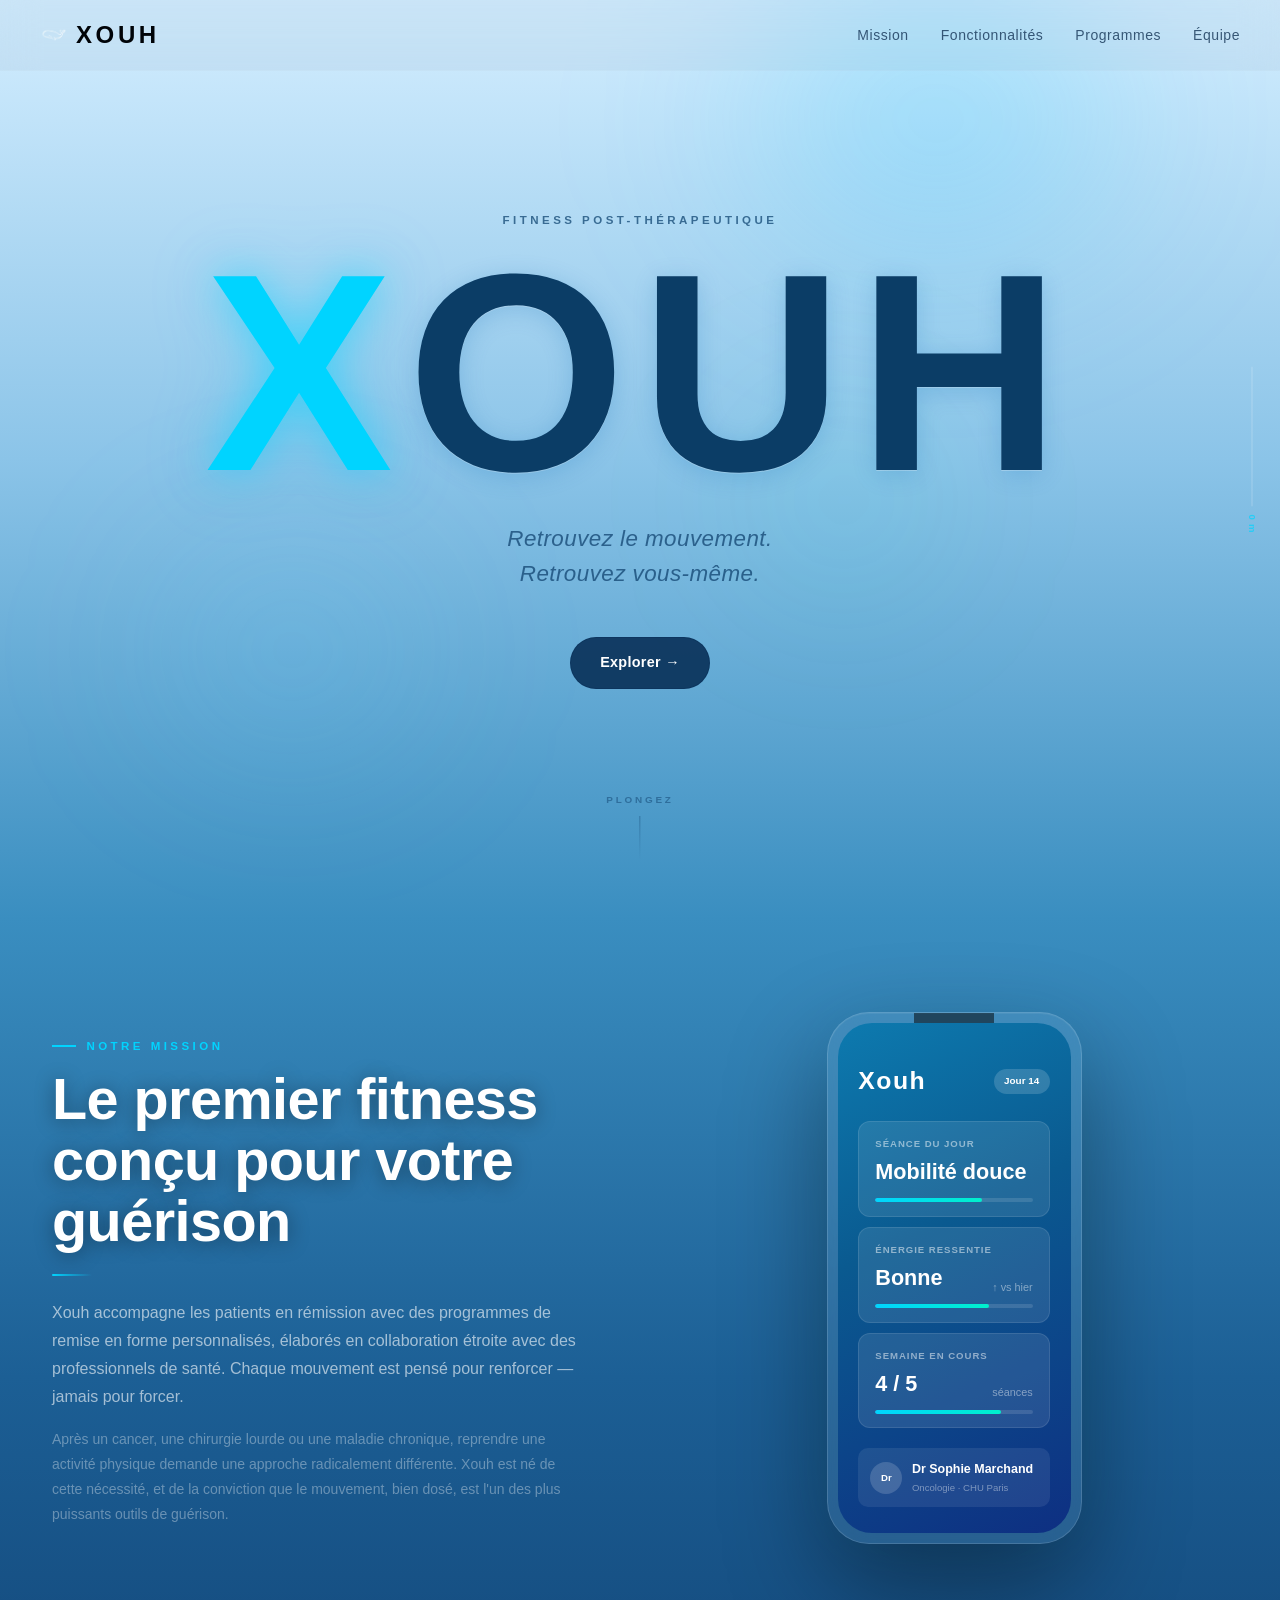
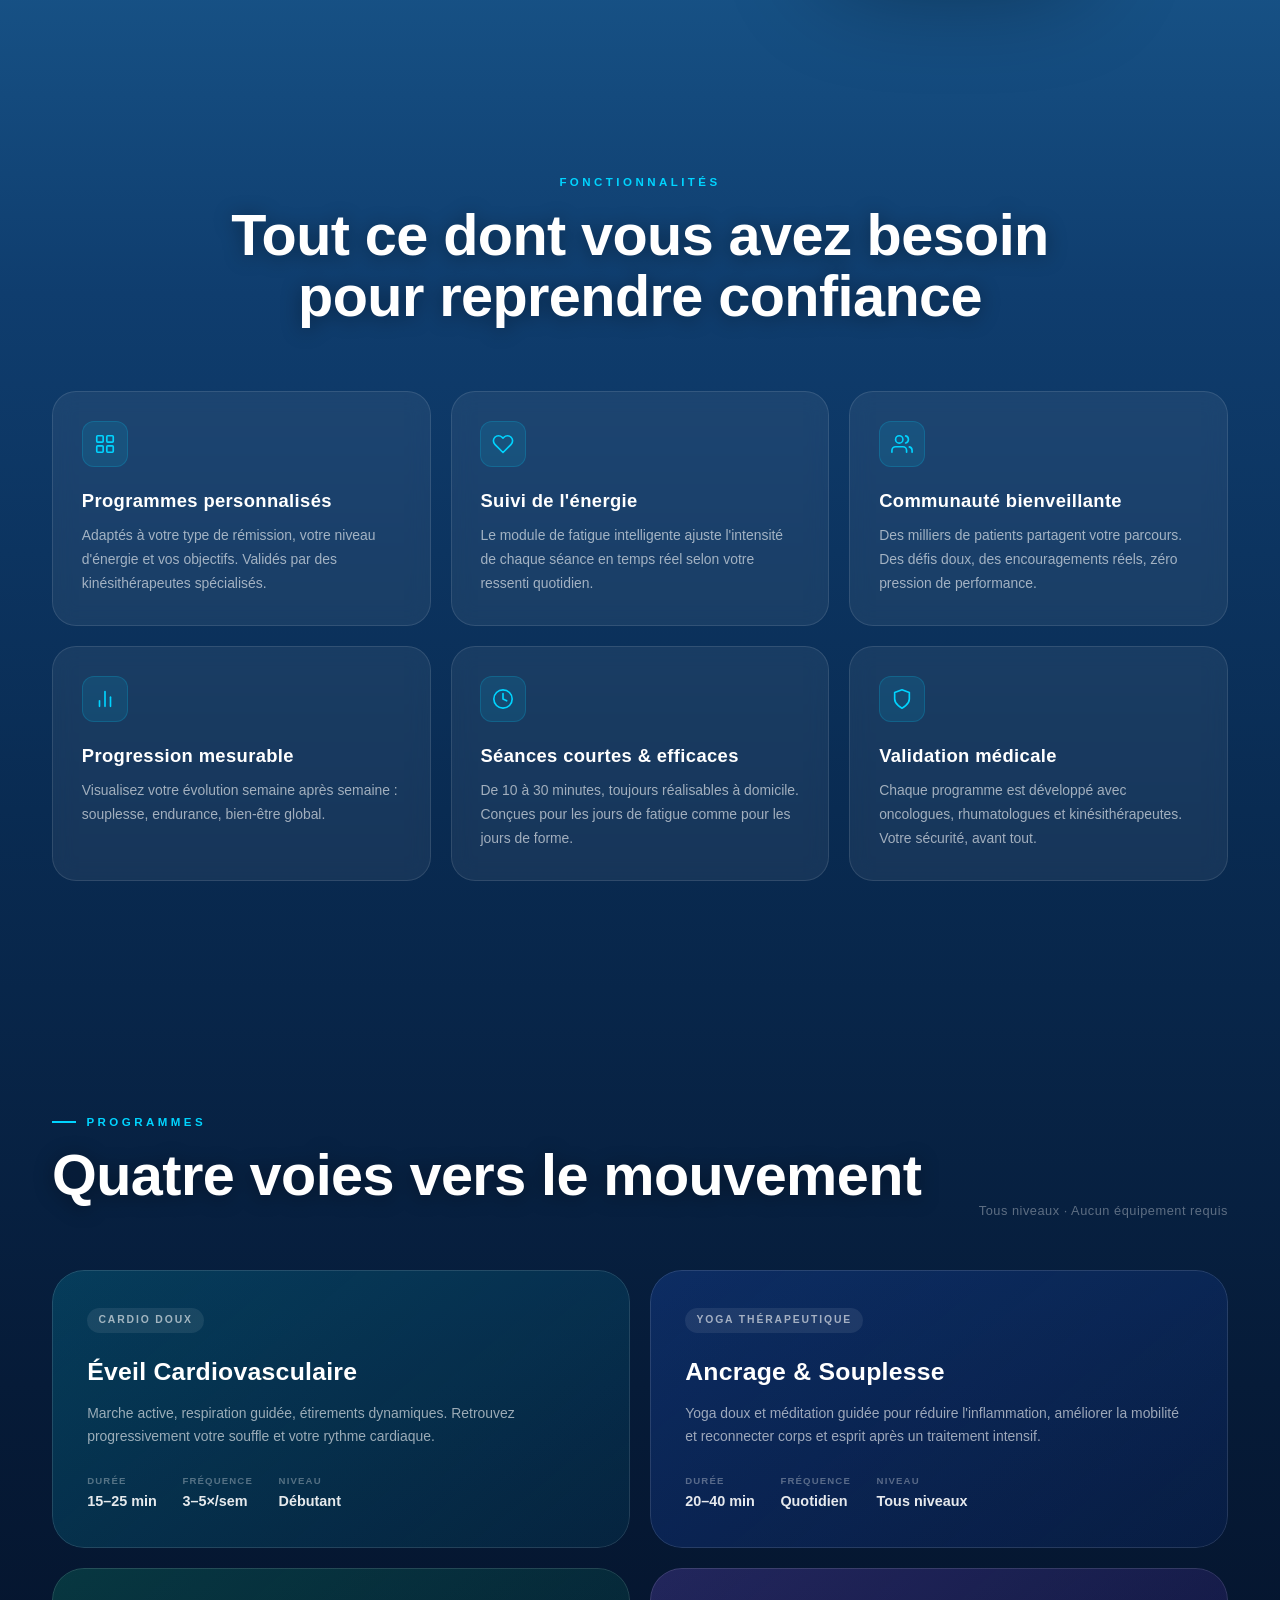
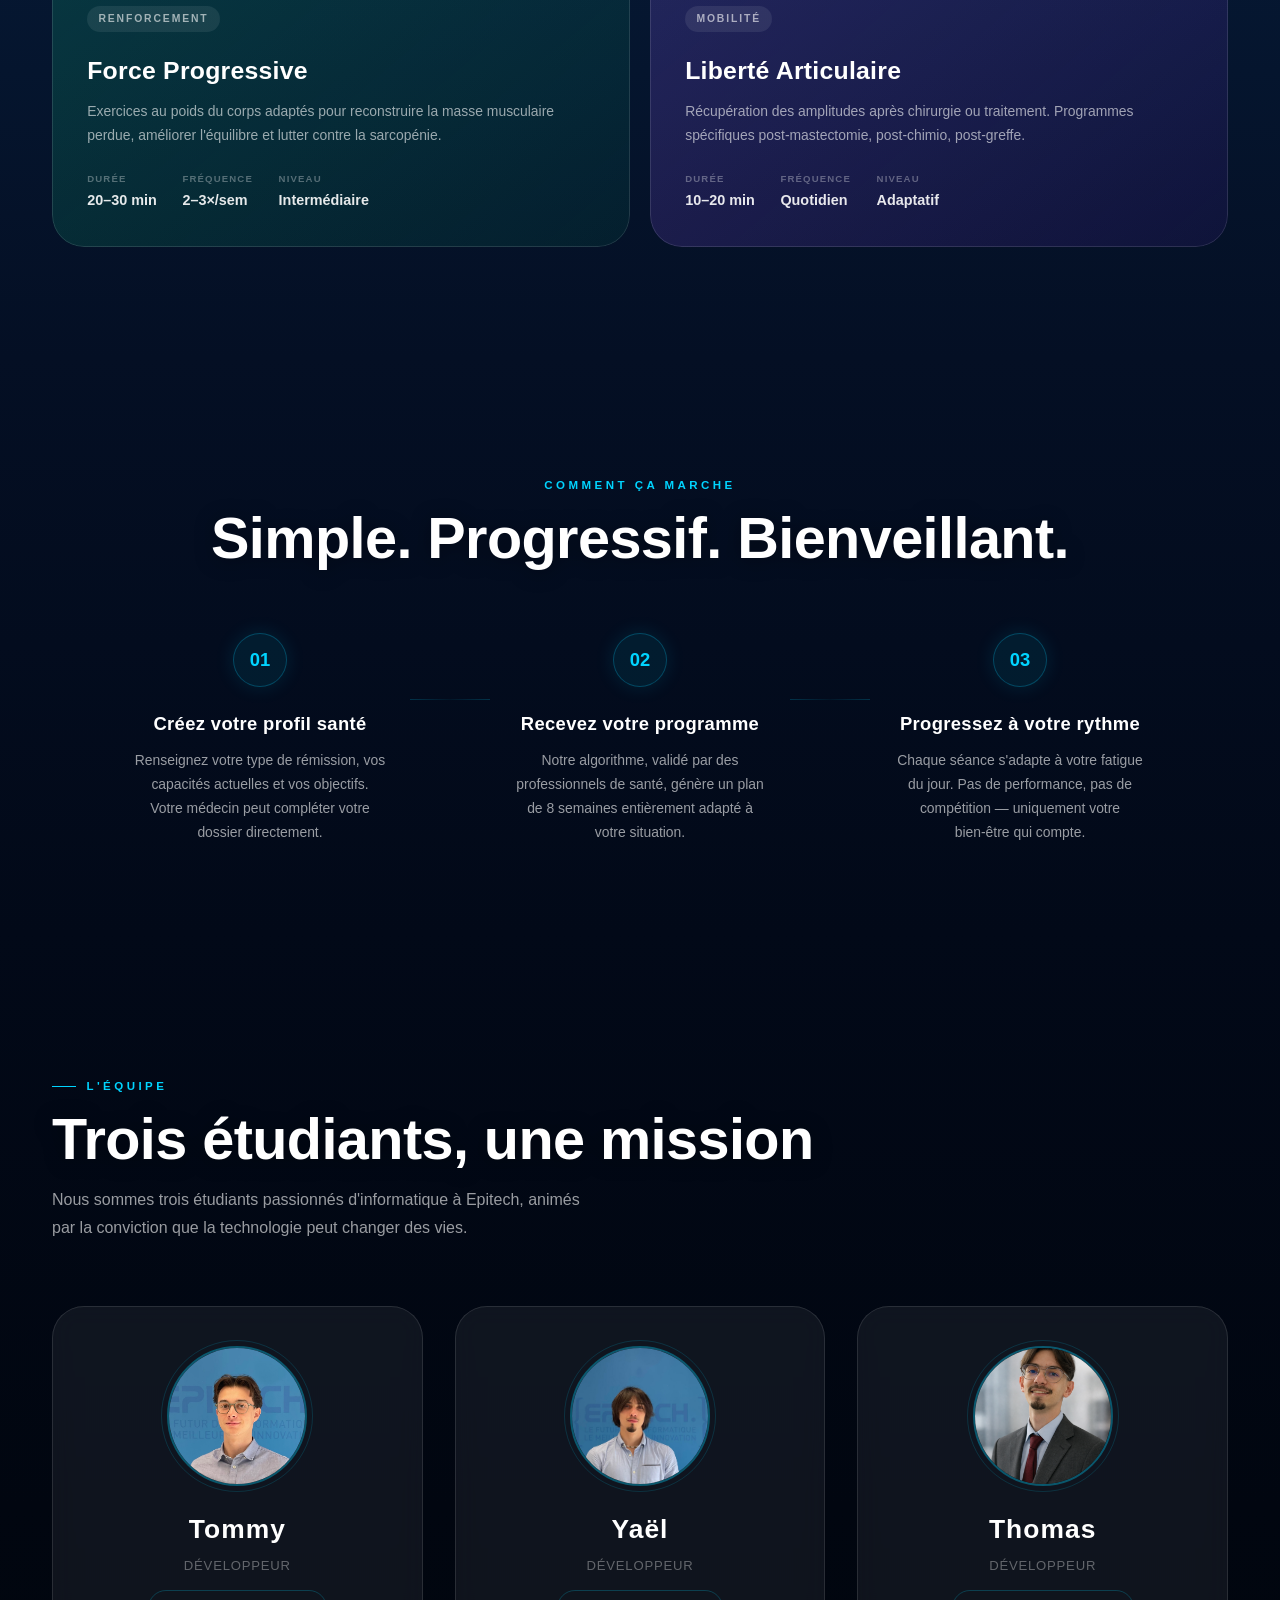
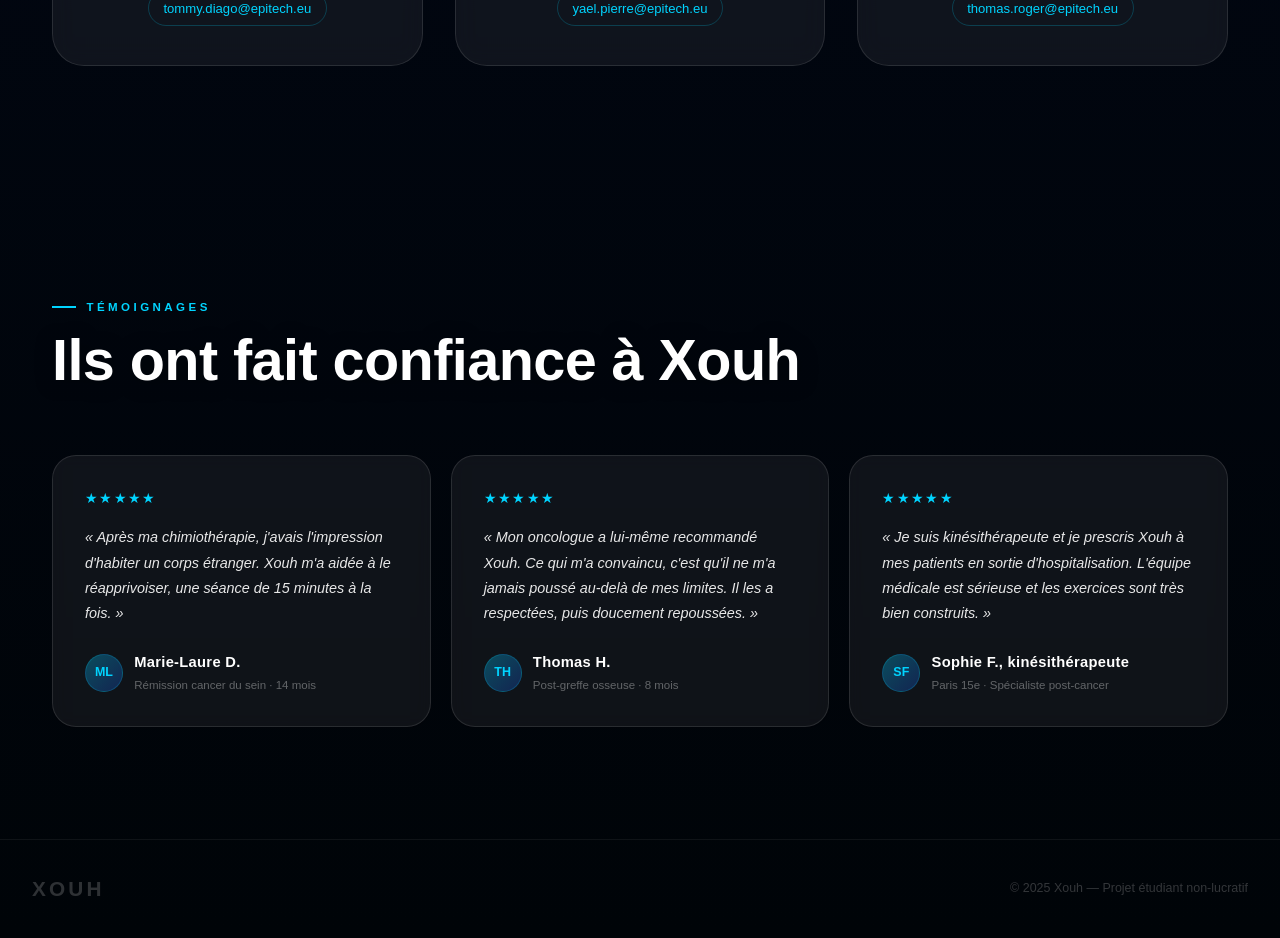
<file: index.html>
<!DOCTYPE html>
<html lang="fr">
<head>
  <meta charset="UTF-8">
  <meta name="viewport" content="width=device-width, initial-scale=1.0">
  <title>Xouh — Fitness Post-Thérapeutique</title>
  <meta name="description" content="Xouh accompagne les patients en rémission avec des programmes de fitness personnalisés, conçus avec des professionnels de santé.">
  <link rel="preconnect" href="https://api.fontshare.com">
  <link href="https://api.fontshare.com/v2/css?f[]=clash-display@400,500,600,700&f[]=general-sans@300,400,500&display=swap" rel="stylesheet">
  <link rel="stylesheet" href="style.css">
</head>
<body>

  <!-- Depth Gauge (right side scroll indicator) -->
  <aside class="depth-gauge" aria-hidden="true">
    <div class="depth-track">
      <div class="depth-fill" id="depthFill"></div>
    </div>
    <span class="depth-label" id="depthLabel">0 m</span>
  </aside>

  <!-- Navigation -->
  <nav id="nav">
    <a href="#hero" class="nav-logo">
      <img src="./resources/xouh_logo.png" alt="Xouh logo" class="nav-logo-img">
      XOUH
    </a>
    <button class="nav-toggle" id="navToggle" aria-label="Ouvrir le menu" aria-expanded="false">
      <span></span><span></span><span></span>
    </button>
    <ul class="nav-links" id="navLinks" role="list">
      <li><a href="#about" class="nav-link">Mission</a></li>
      <li><a href="#features" class="nav-link">Fonctionnalités</a></li>
      <li><a href="#programs" class="nav-link">Programmes</a></li>
      <li><a href="#team" class="nav-link">Équipe</a></li>

    </ul>
  </nav>

  <main>

    <!-- ═══════════════════════════════════════
         HERO
    ════════════════════════════════════════ -->
    <section class="hero" id="hero">
      <div class="hero-orbs" aria-hidden="true">
        <div class="orb orb-1"></div>
        <div class="orb orb-2"></div>
        <div class="orb orb-3"></div>
      </div>

      <div class="hero-content">
        <p class="hero-eyebrow">Fitness Post-Thérapeutique</p>
        <h1 class="hero-title">
          <span class="hero-x">X</span>OUH
        </h1>
        <p class="hero-tagline">Retrouvez le mouvement.<br>Retrouvez vous-même.</p>
        <div class="hero-actions">
          <a href="#about" class="btn btn-primary">Explorer →</a>

        </div>
      </div>

      <div class="scroll-cue" aria-hidden="true">
        <span class="scroll-cue-text">PLONGEZ</span>
        <div class="scroll-cue-line"></div>
      </div>
    </section>

    <!-- ═══════════════════════════════════════
         ABOUT
    ════════════════════════════════════════ -->
    <section class="section" id="about">
      <div class="about-grid reveal">
        <div class="about-text">
          <p class="section-label">Notre Mission</p>
          <h2 class="section-title">Le premier fitness conçu pour votre guérison</h2>
          <div class="divider"></div>
          <p class="section-body">
            Xouh accompagne les patients en rémission avec des programmes de remise en forme
            personnalisés, élaborés en collaboration étroite avec des professionnels de santé.
            Chaque mouvement est pensé pour renforcer — jamais pour forcer.
          </p>
          <p class="section-body-dim">
            Après un cancer, une chirurgie lourde ou une maladie chronique, reprendre
            une activité physique demande une approche radicalement différente. Xouh est
            né de cette nécessité, et de la conviction que le mouvement, bien dosé,
            est l'un des plus puissants outils de guérison.
          </p>
        </div>

        <div class="phone-wrap">
          <div class="phone-shell">
            <div class="phone-notch" aria-hidden="true"></div>
            <div class="phone-screen">
              <div class="phone-top">
                <span class="phone-name">Xouh</span>
                <span class="phone-badge">Jour 14</span>
              </div>
              <div class="pcard">
                <div class="pcard-label">Séance du jour</div>
                <div class="pcard-value">Mobilité douce</div>
                <div class="pbar"><div class="pbar-fill" style="width:68%"></div></div>
              </div>
              <div class="pcard">
                <div class="pcard-label">Énergie ressentie</div>
                <div class="pcard-row">
                  <div class="pcard-value">Bonne</div>
                  <div class="pcard-hint">↑ vs hier</div>
                </div>
                <div class="pbar"><div class="pbar-fill" style="width:72%"></div></div>
              </div>
              <div class="pcard">
                <div class="pcard-label">Semaine en cours</div>
                <div class="pcard-row">
                  <div class="pcard-value">4 / 5</div>
                  <div class="pcard-hint">séances</div>
                </div>
                <div class="pbar"><div class="pbar-fill" style="width:80%"></div></div>
              </div>
              <div class="pdoc">
                <div class="pdoc-avatar">Dr</div>
                <div>
                  <div class="pdoc-name">Dr Sophie Marchand</div>
                  <div class="pdoc-role">Oncologie · CHU Paris</div>
                </div>
              </div>
            </div>
          </div>
        </div>
      </div>
    </section>

    <!-- ═══════════════════════════════════════
         FEATURES
    ════════════════════════════════════════ -->
    <section class="section" id="features">
      <div class="section-header center reveal">
        <p class="section-label">Fonctionnalités</p>
        <h2 class="section-title">Tout ce dont vous avez besoin<br>pour reprendre confiance</h2>
      </div>

      <div class="features-grid">

        <div class="fcard reveal" data-delay="0">
          <div class="fcard-icon" aria-hidden="true">
            <svg viewBox="0 0 24 24" fill="none" stroke="currentColor" stroke-width="1.8" stroke-linecap="round" stroke-linejoin="round">
              <rect x="3" y="3" width="7" height="7" rx="1"/><rect x="14" y="3" width="7" height="7" rx="1"/>
              <rect x="3" y="14" width="7" height="7" rx="1"/><rect x="14" y="14" width="7" height="7" rx="1"/>
            </svg>
          </div>
          <h3 class="fcard-title">Programmes personnalisés</h3>
          <p class="fcard-desc">Adaptés à votre type de rémission, votre niveau d'énergie et vos objectifs. Validés par des kinésithérapeutes spécialisés.</p>
        </div>

        <div class="fcard reveal" data-delay="1">
          <div class="fcard-icon" aria-hidden="true">
            <svg viewBox="0 0 24 24" fill="none" stroke="currentColor" stroke-width="1.8" stroke-linecap="round" stroke-linejoin="round">
              <path d="M20.84 4.61a5.5 5.5 0 00-7.78 0L12 5.67l-1.06-1.06a5.5 5.5 0 00-7.78 7.78l1.06 1.06L12 21.23l7.78-7.78 1.06-1.06a5.5 5.5 0 000-7.78z"/>
            </svg>
          </div>
          <h3 class="fcard-title">Suivi de l'énergie</h3>
          <p class="fcard-desc">Le module de fatigue intelligente ajuste l'intensité de chaque séance en temps réel selon votre ressenti quotidien.</p>
        </div>

        <div class="fcard reveal" data-delay="2">
          <div class="fcard-icon" aria-hidden="true">
            <svg viewBox="0 0 24 24" fill="none" stroke="currentColor" stroke-width="1.8" stroke-linecap="round" stroke-linejoin="round">
              <path d="M17 21v-2a4 4 0 00-4-4H5a4 4 0 00-4 4v2"/><circle cx="9" cy="7" r="4"/>
              <path d="M23 21v-2a4 4 0 00-3-3.87M16 3.13a4 4 0 010 7.75"/>
            </svg>
          </div>
          <h3 class="fcard-title">Communauté bienveillante</h3>
          <p class="fcard-desc">Des milliers de patients partagent votre parcours. Des défis doux, des encouragements réels, zéro pression de performance.</p>
        </div>

        <div class="fcard reveal" data-delay="0">
          <div class="fcard-icon" aria-hidden="true">
            <svg viewBox="0 0 24 24" fill="none" stroke="currentColor" stroke-width="1.8" stroke-linecap="round" stroke-linejoin="round">
              <line x1="18" y1="20" x2="18" y2="10"/><line x1="12" y1="20" x2="12" y2="4"/>
              <line x1="6" y1="20" x2="6" y2="14"/>
            </svg>
          </div>
          <h3 class="fcard-title">Progression mesurable</h3>
          <p class="fcard-desc">Visualisez votre évolution semaine après semaine : souplesse, endurance, bien-être global.</p>
        </div>

        <div class="fcard reveal" data-delay="1">
          <div class="fcard-icon" aria-hidden="true">
            <svg viewBox="0 0 24 24" fill="none" stroke="currentColor" stroke-width="1.8" stroke-linecap="round" stroke-linejoin="round">
              <circle cx="12" cy="12" r="10"/><polyline points="12 6 12 12 16 14"/>
            </svg>
          </div>
          <h3 class="fcard-title">Séances courtes & efficaces</h3>
          <p class="fcard-desc">De 10 à 30 minutes, toujours réalisables à domicile. Conçues pour les jours de fatigue comme pour les jours de forme.</p>
        </div>

        <div class="fcard reveal" data-delay="2">
          <div class="fcard-icon" aria-hidden="true">
            <svg viewBox="0 0 24 24" fill="none" stroke="currentColor" stroke-width="1.8" stroke-linecap="round" stroke-linejoin="round">
              <path d="M12 22s8-4 8-10V5l-8-3-8 3v7c0 6 8 10 8 10z"/>
            </svg>
          </div>
          <h3 class="fcard-title">Validation médicale</h3>
          <p class="fcard-desc">Chaque programme est développé avec oncologues, rhumatologues et kinésithérapeutes. Votre sécurité, avant tout.</p>
        </div>

      </div>
    </section>

    <!-- ═══════════════════════════════════════
         PROGRAMS
    ════════════════════════════════════════ -->
    <section class="section" id="programs">
      <div class="programs-header reveal">
        <div>
          <p class="section-label">Programmes</p>
          <h2 class="section-title">Quatre voies vers le mouvement</h2>
        </div>
        <p class="programs-note">Tous niveaux · Aucun équipement requis</p>
      </div>

      <div class="programs-grid">

        <div class="prgcard prg-1 reveal" data-delay="0">
          <span class="prg-tag">Cardio doux</span>
          <h3 class="prg-title">Éveil Cardiovasculaire</h3>
          <p class="prg-desc">Marche active, respiration guidée, étirements dynamiques. Retrouvez progressivement votre souffle et votre rythme cardiaque.</p>
          <div class="prg-meta">
            <div class="prg-meta-item"><span class="prg-meta-lbl">Durée</span><span class="prg-meta-val">15–25 min</span></div>
            <div class="prg-meta-item"><span class="prg-meta-lbl">Fréquence</span><span class="prg-meta-val">3–5×/sem</span></div>
            <div class="prg-meta-item"><span class="prg-meta-lbl">Niveau</span><span class="prg-meta-val">Débutant</span></div>
          </div>
        </div>

        <div class="prgcard prg-2 reveal" data-delay="1">
          <span class="prg-tag">Yoga thérapeutique</span>
          <h3 class="prg-title">Ancrage & Souplesse</h3>
          <p class="prg-desc">Yoga doux et méditation guidée pour réduire l'inflammation, améliorer la mobilité et reconnecter corps et esprit après un traitement intensif.</p>
          <div class="prg-meta">
            <div class="prg-meta-item"><span class="prg-meta-lbl">Durée</span><span class="prg-meta-val">20–40 min</span></div>
            <div class="prg-meta-item"><span class="prg-meta-lbl">Fréquence</span><span class="prg-meta-val">Quotidien</span></div>
            <div class="prg-meta-item"><span class="prg-meta-lbl">Niveau</span><span class="prg-meta-val">Tous niveaux</span></div>
          </div>
        </div>

        <div class="prgcard prg-3 reveal" data-delay="0">
          <span class="prg-tag">Renforcement</span>
          <h3 class="prg-title">Force Progressive</h3>
          <p class="prg-desc">Exercices au poids du corps adaptés pour reconstruire la masse musculaire perdue, améliorer l'équilibre et lutter contre la sarcopénie.</p>
          <div class="prg-meta">
            <div class="prg-meta-item"><span class="prg-meta-lbl">Durée</span><span class="prg-meta-val">20–30 min</span></div>
            <div class="prg-meta-item"><span class="prg-meta-lbl">Fréquence</span><span class="prg-meta-val">2–3×/sem</span></div>
            <div class="prg-meta-item"><span class="prg-meta-lbl">Niveau</span><span class="prg-meta-val">Intermédiaire</span></div>
          </div>
        </div>

        <div class="prgcard prg-4 reveal" data-delay="1">
          <span class="prg-tag">Mobilité</span>
          <h3 class="prg-title">Liberté Articulaire</h3>
          <p class="prg-desc">Récupération des amplitudes après chirurgie ou traitement. Programmes spécifiques post-mastectomie, post-chimio, post-greffe.</p>
          <div class="prg-meta">
            <div class="prg-meta-item"><span class="prg-meta-lbl">Durée</span><span class="prg-meta-val">10–20 min</span></div>
            <div class="prg-meta-item"><span class="prg-meta-lbl">Fréquence</span><span class="prg-meta-val">Quotidien</span></div>
            <div class="prg-meta-item"><span class="prg-meta-lbl">Niveau</span><span class="prg-meta-val">Adaptatif</span></div>
          </div>
        </div>

      </div>
    </section>

    <!-- ═══════════════════════════════════════
         HOW IT WORKS
    ════════════════════════════════════════ -->
    <section class="section" id="how">
      <div class="section-header center reveal">
        <p class="section-label">Comment ça marche</p>
        <h2 class="section-title">Simple. Progressif. Bienveillant.</h2>
      </div>

      <div class="steps-row">
        <div class="step reveal" data-delay="0">
          <div class="step-num" aria-hidden="true">01</div>
          <h3 class="step-title">Créez votre profil santé</h3>
          <p class="step-desc">Renseignez votre type de rémission, vos capacités actuelles et vos objectifs. Votre médecin peut compléter votre dossier directement.</p>
        </div>
        <div class="step-connector" aria-hidden="true"></div>
        <div class="step reveal" data-delay="1">
          <div class="step-num" aria-hidden="true">02</div>
          <h3 class="step-title">Recevez votre programme</h3>
          <p class="step-desc">Notre algorithme, validé par des professionnels de santé, génère un plan de 8 semaines entièrement adapté à votre situation.</p>
        </div>
        <div class="step-connector" aria-hidden="true"></div>
        <div class="step reveal" data-delay="2">
          <div class="step-num" aria-hidden="true">03</div>
          <h3 class="step-title">Progressez à votre rythme</h3>
          <p class="step-desc">Chaque séance s'adapte à votre fatigue du jour. Pas de performance, pas de compétition — uniquement votre bien-être qui compte.</p>
        </div>
      </div>
    </section>

    <!-- ═══════════════════════════════════════
         TEAM
    ════════════════════════════════════════ -->
    <section class="section" id="team">
      <div class="section-header reveal">
        <p class="section-label">L'équipe</p>
        <h2 class="section-title">Trois étudiants, une mission</h2>
        <p class="section-body" style="max-width:540px">
          Nous sommes trois étudiants passionnés d'informatique à Epitech, animés par la conviction que la technologie peut changer des vies.
        </p>
      </div>

      <div class="team-grid">

        <div class="team-card reveal" data-delay="0">
          <div class="team-photo-wrap">
            <img src="./resources/tommy_profile.jpeg" alt="Photo de Tommy Diago" class="team-photo" loading="lazy" width="180" height="180">
            <div class="team-ring" aria-hidden="true"></div>
          </div>
          <div class="team-info">
            <h3 class="team-name">Tommy</h3>
            <p class="team-role">Développeur</p>
            <a href="mailto:tommy.diago@epitech.eu" class="team-email">tommy.diago@epitech.eu</a>
          </div>
        </div>

        <div class="team-card reveal" data-delay="1">
          <div class="team-photo-wrap">
            <img src="./resources/yael_profile.jpg" alt="Photo de Yaël Pierre" class="team-photo" loading="lazy" width="180" height="180">
            <div class="team-ring" aria-hidden="true"></div>
          </div>
          <div class="team-info">
            <h3 class="team-name">Yaël</h3>
            <p class="team-role">Développeur</p>
            <a href="mailto:yael.pierre@epitech.eu" class="team-email">yael.pierre@epitech.eu</a>
          </div>
        </div>

        <div class="team-card reveal" data-delay="2">
          <div class="team-photo-wrap">
            <img src="./resources/thomas_profile.png" alt="Photo de Thomas Roger" class="team-photo" loading="lazy" width="180" height="180">
            <div class="team-ring" aria-hidden="true"></div>
          </div>
          <div class="team-info">
            <h3 class="team-name">Thomas</h3>
            <p class="team-role">Développeur</p>
            <a href="mailto:thomas.roger@epitech.eu" class="team-email">thomas.roger@epitech.eu</a>
          </div>
        </div>

      </div>
    </section>

    <!-- ═══════════════════════════════════════
         TESTIMONIALS
    ════════════════════════════════════════ -->
    <section class="section" id="testimonials">
      <div class="section-header reveal">
        <p class="section-label">Témoignages</p>
        <h2 class="section-title">Ils ont fait confiance à Xouh</h2>
      </div>

      <div class="testi-grid">

        <div class="tcard reveal" data-delay="0">
          <div class="tcard-stars" aria-label="5 étoiles sur 5">★★★★★</div>
          <blockquote class="tcard-quote">
            « Après ma chimiothérapie, j'avais l'impression d'habiter un corps étranger. Xouh m'a aidée à le réapprivoiser, une séance de 15 minutes à la fois. »
          </blockquote>
          <div class="tcard-author">
            <div class="tcard-avatar">ML</div>
            <div>
              <div class="tcard-name">Marie-Laure D.</div>
              <div class="tcard-role">Rémission cancer du sein · 14 mois</div>
            </div>
          </div>
        </div>

        <div class="tcard reveal" data-delay="1">
          <div class="tcard-stars" aria-label="5 étoiles sur 5">★★★★★</div>
          <blockquote class="tcard-quote">
            « Mon oncologue a lui-même recommandé Xouh. Ce qui m'a convaincu, c'est qu'il ne m'a jamais poussé au-delà de mes limites. Il les a respectées, puis doucement repoussées. »
          </blockquote>
          <div class="tcard-author">
            <div class="tcard-avatar">TH</div>
            <div>
              <div class="tcard-name">Thomas H.</div>
              <div class="tcard-role">Post-greffe osseuse · 8 mois</div>
            </div>
          </div>
        </div>

        <div class="tcard reveal" data-delay="2">
          <div class="tcard-stars" aria-label="5 étoiles sur 5">★★★★★</div>
          <blockquote class="tcard-quote">
            « Je suis kinésithérapeute et je prescris Xouh à mes patients en sortie d'hospitalisation. L'équipe médicale est sérieuse et les exercices sont très bien construits. »
          </blockquote>
          <div class="tcard-author">
            <div class="tcard-avatar">SF</div>
            <div>
              <div class="tcard-name">Sophie F., kinésithérapeute</div>
              <div class="tcard-role">Paris 15e · Spécialiste post-cancer</div>
            </div>
          </div>
        </div>

      </div>
    </section>


  </main>

  <!-- Footer -->
  <footer class="footer">
    <div class="footer-inner">
      <span class="footer-logo">XOUH</span>
      <p class="footer-copy">© 2025 Xouh — Projet étudiant non-lucratif</p>
    </div>
  </footer>

  <script src="script.js"></script>
</body>
</html>
</file>
<file: style.css>
/* ═══════════════════════════════════════════════════════════
   XOUH v3 — Bioluminescent Deep Ocean
   Fonts: Syne (headings) + DM Sans (body)
   ═══════════════════════════════════════════════════════════ */

/* ─── TOKENS ─── */
:root {
  --font-heading: 'Clash Display', sans-serif;
  --font-body:    'General Sans', sans-serif;

  /* Ocean depth gradient stops */
  --c-sky:    #D4EEFF;
  --c-mid:    #4A9CC8;
  --c-deep:   #1A5A8E;
  --c-abyss:  #061B31;
  --c-void:   #000408;

  /* Bioluminescent accent */
  --c-glow:   #00D4FF;
  --c-glow2:  #00F0CC;

  /* Text */
  --c-white:  #FFFFFF;
  --c-w90:    rgba(255,255,255,0.90);
  --c-w60:    rgba(255,255,255,0.60);
  --c-w35:    rgba(255,255,255,0.35);
  --c-w12:    rgba(255,255,255,0.12);
  --c-w06:    rgba(255,255,255,0.06);

  /* Glass */
  --glass-bg:     rgba(255,255,255,0.06);
  --glass-border: rgba(255,255,255,0.11);
  --glass-hover:  rgba(255,255,255,0.10);

  /* Spacing */
  --r-sm:  10px;
  --r-md:  18px;
  --r-lg:  24px;
  --r-xl:  32px;

  /* Transitions */
  --t-fast: 150ms ease;
  --t-mid:  260ms ease;
  --t-slow: 400ms ease;
}

/* ─── RESET ─── */
*, *::before, *::after {
  margin: 0;
  padding: 0;
  box-sizing: border-box;
}

html {
  scroll-behavior: smooth;
  overflow-x: hidden;
}

/* ─── BODY — Ocean depth gradient ─────────────────────────
   The gradient spans the full document height.
   Light at the top (hero), progressively darker as you scroll.
   ──────────────────────────────────────────────────────── */
body {
  font-family: var(--font-body);
  font-size: 16px;
  line-height: 1.6;
  color: var(--c-w90);
  overflow-x: hidden;
  background: linear-gradient(
    180deg,
    #D4EEFF  0%,     /* Hero — sky blue */
    #8BC4E8  8%,     /* About top */
    #3A8EC0  16%,    /* About bottom */
    #1C5F95  24%,    /* Features */
    #0F3D6E  33%,    /* Programs */
    #092B52  42%,    /* How it works */
    #061B38  52%,    /* Team */
    #040F24  62%,    /* Values */
    #020918  72%,    /* Testimonials */
    #010610  82%,    /* CTA */
    #000408  100%    /* Footer */
  );
  min-height: 100vh;
}

/* ─── DEPTH GAUGE ─── */
.depth-gauge {
  position: fixed;
  right: 20px;
  top: 50%;
  transform: translateY(-50%);
  z-index: 100;
  display: flex;
  flex-direction: column;
  align-items: center;
  gap: 8px;
  pointer-events: none;
}

.depth-track {
  width: 2px;
  height: 140px;
  background: rgba(255,255,255,0.12);
  border-radius: 2px;
  overflow: hidden;
  position: relative;
}

.depth-fill {
  position: absolute;
  top: 0;
  left: 0;
  width: 100%;
  height: 0%;
  background: linear-gradient(180deg, var(--c-glow), var(--c-glow2));
  border-radius: 2px;
  transition: height 0.1s linear;
  box-shadow: 0 0 8px var(--c-glow);
}

.depth-label {
  font-family: var(--font-heading);
  font-size: 0.6rem;
  font-weight: 700;
  letter-spacing: 0.08em;
  color: var(--c-glow);
  opacity: 0.7;
  writing-mode: vertical-rl;
  text-orientation: mixed;
}

/* ─── NAVIGATION ─── */
nav {
  position: fixed;
  top: 0; left: 0; right: 0;
  z-index: 200;
  padding: 1rem 2.5rem;
  display: flex;
  align-items: center;
  gap: 2rem;
  background: rgba(6, 27, 56, 0.04);
  backdrop-filter: blur(18px);
  -webkit-backdrop-filter: blur(18px);
  border-bottom: 1px solid rgba(255,255,255,0.06);
  transition: background var(--t-slow), border-color var(--t-slow);
}

nav.scrolled {
  background: rgba(4, 15, 36, 0.80);
  border-color: rgba(255,255,255,0.10);
}

.nav-logo {
  font-family: var(--font-heading);
  font-size: 1.5rem;
  font-weight: 800;
  letter-spacing: 0.15em;
  color: var(--c-void);
  text-decoration: none;
  flex-shrink: 0;
  transition: color var(--t-fast);
  display: flex;
  align-items: center;
  gap: 8px;
}

.nav-logo-img {
  height: 28px;
  width: auto;
  filter: invert(1);
}

nav.scrolled .nav-logo { color: var(--c-white); }

.nav-links {
  display: flex;
  align-items: center;
  gap: 2rem;
  list-style: none;
  margin-left: auto;
}

.nav-link {
  font-size: 0.875rem;
  font-weight: 500;
  letter-spacing: 0.04em;
  color: rgba(8, 40, 75, 0.75);
  text-decoration: none;
  transition: color var(--t-fast);
}

nav.scrolled .nav-link { color: var(--c-w60); }
.nav-link:hover { color: var(--c-glow); }

.nav-cta {
  font-size: 0.875rem;
  font-weight: 700;
  letter-spacing: 0.04em;
  color: rgba(8, 40, 75, 0.85);
  text-decoration: none;
  padding: 0.55rem 1.3rem;
  border: 1.5px solid rgba(8, 40, 75, 0.30);
  border-radius: 100px;
  flex-shrink: 0;
  transition: all var(--t-fast);
}

nav.scrolled .nav-cta {
  color: var(--c-w90);
  border-color: var(--c-w35);
}

.nav-cta:hover {
  background: var(--c-glow);
  border-color: var(--c-glow);
  color: #000;
}

/* Mobile nav toggle */
.nav-toggle {
  display: none;
  flex-direction: column;
  gap: 5px;
  background: none;
  border: none;
  cursor: pointer;
  padding: 4px;
  margin-left: auto;
}

.nav-toggle span {
  display: block;
  width: 24px;
  height: 2px;
  background: rgba(8, 40, 75, 0.85);
  border-radius: 2px;
  transition: all var(--t-mid);
}

nav.scrolled .nav-toggle span { background: var(--c-w90); }

.nav-toggle.open span:nth-child(1) { transform: translateY(7px) rotate(45deg); }
.nav-toggle.open span:nth-child(2) { opacity: 0; transform: scaleX(0); }
.nav-toggle.open span:nth-child(3) { transform: translateY(-7px) rotate(-45deg); }

/* ─── HERO ─── */
.hero {
  min-height: 100vh;
  min-height: 100dvh;
  display: flex;
  flex-direction: column;
  align-items: center;
  justify-content: center;
  position: relative;
  text-align: center;
  padding: 0 2rem;
  overflow: hidden;
}

.hero-orbs {
  position: absolute;
  inset: 0;
  pointer-events: none;
}

.orb {
  position: absolute;
  border-radius: 50%;
  filter: blur(80px);
  animation: orbPulse 8s ease-in-out infinite;
}

.orb-1 {
  width: 560px;
  height: 420px;
  background: radial-gradient(ellipse, rgba(0, 190, 255, 0.25) 0%, transparent 70%);
  top: -10%;
  right: 5%;
  animation-delay: 0s;
}

.orb-2 {
  width: 380px;
  height: 320px;
  background: radial-gradient(ellipse, rgba(100, 210, 255, 0.18) 0%, transparent 70%);
  bottom: 10%;
  left: 8%;
  animation-delay: -3s;
}

.orb-3 {
  width: 280px;
  height: 280px;
  background: radial-gradient(ellipse, rgba(0, 240, 200, 0.12) 0%, transparent 70%);
  top: 40%;
  left: 55%;
  animation-delay: -6s;
}

@keyframes orbPulse {
  0%, 100% { opacity: 0.6; transform: scale(1); }
  50%       { opacity: 1;   transform: scale(1.08); }
}

.hero-content {
  position: relative;
  z-index: 1;
  display: flex;
  flex-direction: column;
  align-items: center;
}

.hero-eyebrow {
  font-family: var(--font-heading);
  font-size: 0.72rem;
  font-weight: 700;
  letter-spacing: 0.30em;
  text-transform: uppercase;
  color: rgba(6, 60, 105, 0.70);
  margin-bottom: 1.2rem;
}

.hero-title {
  font-family: var(--font-heading);
  font-size: clamp(7rem, 22vw, 18rem);
  font-weight: 800;
  line-height: 0.88;
  color: #0B3D66;
  letter-spacing: 0.05em;
  user-select: none;
  margin-bottom: 1.6rem;
  text-shadow:
    0 4px 24px rgba(0, 100, 180, 0.20),
    0 1px 0 rgba(255,255,255,0.30);
}

.hero-x {
  color: var(--c-glow);
  text-shadow:
    0 0 40px rgba(0, 212, 255, 0.50),
    0 0 80px rgba(0, 212, 255, 0.25);
}

.hero-tagline {
  font-size: clamp(1rem, 2.2vw, 1.4rem);
  font-weight: 300;
  font-style: italic;
  color: rgba(6, 55, 100, 0.68);
  letter-spacing: 0.02em;
  line-height: 1.55;
  margin-bottom: 2.8rem;
}

.hero-actions {
  display: flex;
  gap: 1rem;
  flex-wrap: wrap;
  justify-content: center;
}

/* Scroll cue */
.scroll-cue {
  position: absolute;
  bottom: 2.5rem;
  left: 50%;
  transform: translateX(-50%);
  z-index: 1;
  display: flex;
  flex-direction: column;
  align-items: center;
  gap: 0.5rem;
  animation: cueBob 2.6s ease-in-out infinite;
  pointer-events: none;
}

.scroll-cue-text {
  font-family: var(--font-heading);
  font-size: 0.62rem;
  font-weight: 700;
  letter-spacing: 0.28em;
  color: rgba(8, 55, 100, 0.45);
}

.scroll-cue-line {
  width: 1px;
  height: 44px;
  background: linear-gradient(180deg, rgba(8, 55, 100, 0.4), transparent);
}

@keyframes cueBob {
  0%, 100% { opacity: 0.5; transform: translateX(-50%) translateY(0); }
  50%       { opacity: 1;   transform: translateX(-50%) translateY(8px); }
}

/* ─── BUTTONS ─── */
.btn {
  display: inline-flex;
  align-items: center;
  gap: 0.5rem;
  padding: 0.85rem 1.8rem;
  border-radius: 100px;
  font-family: var(--font-body);
  font-size: 0.9rem;
  font-weight: 600;
  letter-spacing: 0.02em;
  text-decoration: none;
  cursor: pointer;
  border: none;
  transition: all var(--t-fast);
}

.btn-primary {
  background: rgba(6, 45, 85, 0.88);
  color: var(--c-white);
  border: 1.5px solid rgba(6, 45, 85, 0.4);
}

.btn-primary:hover {
  background: rgba(0, 75, 140, 0.95);
  transform: translateY(-2px);
  box-shadow: 0 10px 32px rgba(0, 80, 150, 0.3);
}

.btn-ghost {
  background: rgba(8, 40, 75, 0.10);
  color: rgba(6, 50, 95, 0.85);
  border: 1.5px solid rgba(8, 40, 75, 0.22);
}

.btn-ghost:hover {
  background: rgba(8, 40, 75, 0.18);
  transform: translateY(-2px);
}

.btn-glow {
  background: var(--c-glow);
  color: #001828;
  font-weight: 700;
  box-shadow: 0 0 30px rgba(0, 212, 255, 0.30);
}

.btn-glow:hover {
  background: #20DDFF;
  transform: translateY(-2px);
  box-shadow: 0 0 50px rgba(0, 212, 255, 0.45), 0 8px 24px rgba(0, 212, 255, 0.20);
}

.btn-outline {
  background: transparent;
  color: var(--c-w90);
  border: 1.5px solid var(--c-w35);
}

.btn-outline:hover {
  background: var(--c-w06);
  border-color: var(--c-w60);
  transform: translateY(-2px);
}

/* ─── SHARED SECTION STYLES ─── */
.section {
  max-width: 1240px;
  margin: 0 auto;
  padding: 7rem 2rem;
  position: relative;
}

.section-header { margin-bottom: 4rem; }
.section-header.center { text-align: center; }

.section-label {
  display: inline-flex;
  align-items: center;
  gap: 0.65rem;
  font-family: var(--font-heading);
  font-size: 0.72rem;
  font-weight: 700;
  letter-spacing: 0.30em;
  text-transform: uppercase;
  color: var(--c-glow);
  margin-bottom: 0.85rem;
}

.section-label::before {
  content: '';
  display: block;
  width: 24px;
  height: 1.5px;
  background: var(--c-glow);
  flex-shrink: 0;
}

.section-header.center .section-label::before { display: none; }

.section-title {
  font-family: var(--font-heading);
  font-size: clamp(2.2rem, 4.5vw, 3.8rem);
  font-weight: 800;
  line-height: 1.06;
  letter-spacing: -0.01em;
  color: var(--c-white);
  margin-bottom: 1rem;
  text-shadow: 0 2px 20px rgba(0, 0, 0, 0.40);
}

.section-body {
  font-size: 1rem;
  font-weight: 300;
  line-height: 1.75;
  color: var(--c-w60);
  max-width: 560px;
  margin-bottom: 1rem;
}

.section-body-dim {
  font-size: 0.875rem;
  font-weight: 300;
  line-height: 1.80;
  color: var(--c-w35);
  max-width: 520px;
}

.divider {
  width: 40px;
  height: 2px;
  background: linear-gradient(90deg, var(--c-glow), transparent);
  border-radius: 2px;
  margin: 1.4rem 0;
}

/* ─── ABOUT ─── */
.about-grid {
  display: grid;
  grid-template-columns: 1fr 1fr;
  gap: 5rem;
  align-items: center;
}

.about-text .section-title {
  color: var(--c-white);
}

/* Phone mockup */
.phone-wrap {
  display: flex;
  justify-content: center;
  align-items: center;
}

.phone-shell {
  background: rgba(255,255,255,0.07);
  border: 1.5px solid rgba(255,255,255,0.14);
  border-radius: 42px;
  padding: 10px;
  backdrop-filter: blur(20px);
  -webkit-backdrop-filter: blur(20px);
  box-shadow:
    0 40px 100px rgba(0,0,0,0.40),
    inset 0 1px 0 rgba(255,255,255,0.06),
    0 0 60px rgba(0, 212, 255, 0.06);
  width: 255px;
}

.phone-notch {
  position: absolute;
  top: 0; left: 50%;
  transform: translateX(-50%);
  width: 80px; height: 22px;
  background: rgba(0,0,0,0.50);
  border-radius: 0 0 12px 12px;
}

.phone-screen {
  background: linear-gradient(155deg, #0D7AAF 0%, #0A5A90 40%, #0E2F82 100%);
  border-radius: 34px;
  height: 510px;
  padding: 1.6rem 1.3rem;
  display: flex;
  flex-direction: column;
  gap: 0.65rem;
  overflow: hidden;
  position: relative;
}

.phone-top {
  display: flex;
  justify-content: space-between;
  align-items: center;
  margin-top: 0.8rem;
  margin-bottom: 0.6rem;
}

.phone-name {
  font-family: var(--font-heading);
  font-size: 1.55rem;
  font-weight: 800;
  letter-spacing: 0.06em;
  color: #fff;
}

.phone-badge {
  background: rgba(255,255,255,0.16);
  border-radius: 100px;
  padding: 0.28rem 0.65rem;
  font-size: 0.62rem;
  font-weight: 600;
  color: #fff;
}

.pcard {
  background: rgba(255,255,255,0.10);
  border: 1px solid rgba(255,255,255,0.10);
  border-radius: 12px;
  padding: 0.85rem 1rem;
}

.pcard-label {
  font-size: 0.60rem;
  font-weight: 600;
  letter-spacing: 0.10em;
  text-transform: uppercase;
  color: rgba(255,255,255,0.50);
  margin-bottom: 0.28rem;
}

.pcard-value {
  font-family: var(--font-heading);
  font-size: 1.35rem;
  font-weight: 700;
  color: #fff;
}

.pcard-row {
  display: flex;
  justify-content: space-between;
  align-items: flex-end;
}

.pcard-hint {
  font-size: 0.68rem;
  color: rgba(255,255,255,0.45);
}

.pbar {
  height: 4px;
  background: rgba(255,255,255,0.12);
  border-radius: 2px;
  margin-top: 0.5rem;
  overflow: hidden;
}

.pbar-fill {
  height: 100%;
  border-radius: 2px;
  background: linear-gradient(90deg, var(--c-glow), var(--c-glow2));
}

.pdoc {
  margin-top: auto;
  background: rgba(255,255,255,0.08);
  border-radius: var(--r-sm);
  padding: 0.75rem;
  display: flex;
  align-items: center;
  gap: 0.6rem;
}

.pdoc-avatar {
  width: 32px; height: 32px;
  border-radius: 50%;
  background: rgba(255,255,255,0.16);
  display: flex; align-items: center; justify-content: center;
  font-family: var(--font-heading);
  font-size: 0.60rem; font-weight: 700;
  flex-shrink: 0;
  color: #fff;
}

.pdoc-name { font-size: 0.78rem; font-weight: 600; color: #fff; }
.pdoc-role { font-size: 0.60rem; color: rgba(255,255,255,0.42); }

/* ─── FEATURES ─── */
.features-grid {
  display: grid;
  grid-template-columns: repeat(3, 1fr);
  gap: 1.25rem;
  margin-top: 3.5rem;
}

.fcard {
  background: var(--glass-bg);
  border: 1px solid var(--glass-border);
  border-radius: var(--r-lg);
  padding: 1.8rem;
  backdrop-filter: blur(10px);
  -webkit-backdrop-filter: blur(10px);
  transition: transform var(--t-mid), background var(--t-mid), border-color var(--t-mid);
  cursor: default;
}

.fcard:hover {
  transform: translateY(-6px);
  background: var(--glass-hover);
  border-color: rgba(0, 212, 255, 0.25);
}

.fcard-icon {
  width: 46px; height: 46px;
  border-radius: 12px;
  background: rgba(0, 212, 255, 0.10);
  border: 1px solid rgba(0, 212, 255, 0.18);
  display: flex; align-items: center; justify-content: center;
  margin-bottom: 1.2rem;
}

.fcard-icon svg {
  width: 22px; height: 22px;
  stroke: var(--c-glow);
}

.fcard-title {
  font-family: var(--font-heading);
  font-size: 1.15rem;
  font-weight: 700;
  letter-spacing: 0.02em;
  color: var(--c-white);
  margin-bottom: 0.55rem;
}

.fcard-desc {
  font-size: 0.87rem;
  line-height: 1.72;
  color: var(--c-w60);
  font-weight: 300;
}

/* ─── PROGRAMS ─── */
.programs-header {
  display: flex;
  justify-content: space-between;
  align-items: flex-end;
  flex-wrap: wrap;
  gap: 1rem;
  margin-bottom: 3rem;
}

.programs-note {
  font-size: 0.80rem;
  color: var(--c-w35);
  font-weight: 500;
  letter-spacing: 0.04em;
}

.programs-grid {
  display: grid;
  grid-template-columns: 1fr 1fr;
  gap: 1.25rem;
}

.prgcard {
  border-radius: var(--r-xl);
  padding: 2.2rem;
  position: relative;
  overflow: hidden;
  cursor: default;
  transition: transform var(--t-mid);
}

.prgcard::after {
  content: '';
  position: absolute;
  inset: 0;
  border-radius: var(--r-xl);
  border: 1px solid rgba(255,255,255,0.12);
  pointer-events: none;
}

.prgcard:hover { transform: translateY(-4px); }

.prg-1 { background: linear-gradient(140deg, rgba(6, 182, 212, 0.20), rgba(8, 145, 178, 0.10)); }
.prg-2 { background: linear-gradient(140deg, rgba(37, 99, 235, 0.22), rgba(29, 78, 216, 0.10)); }
.prg-3 { background: linear-gradient(140deg, rgba(16, 185, 129, 0.20), rgba(5, 150, 105, 0.10)); }
.prg-4 { background: linear-gradient(140deg, rgba(139, 92, 246, 0.22), rgba(109, 40, 217, 0.10)); }

.prg-tag {
  display: inline-block;
  font-family: var(--font-heading);
  font-size: 0.65rem;
  font-weight: 700;
  letter-spacing: 0.18em;
  text-transform: uppercase;
  color: var(--c-w60);
  background: rgba(255,255,255,0.08);
  padding: 0.28rem 0.70rem;
  border-radius: 100px;
  margin-bottom: 1.2rem;
}

.prg-title {
  font-family: var(--font-heading);
  font-size: 1.55rem;
  font-weight: 700;
  color: var(--c-white);
  margin-bottom: 0.6rem;
  letter-spacing: 0.01em;
}

.prg-desc {
  font-size: 0.87rem;
  line-height: 1.70;
  color: var(--c-w60);
  font-weight: 300;
  margin-bottom: 1.5rem;
}

.prg-meta { display: flex; gap: 1.6rem; flex-wrap: wrap; }
.prg-meta-item { display: flex; flex-direction: column; gap: 0.12rem; }
.prg-meta-lbl {
  font-family: var(--font-heading);
  font-size: 0.60rem;
  font-weight: 700;
  letter-spacing: 0.12em;
  text-transform: uppercase;
  color: rgba(255,255,255,0.32);
}
.prg-meta-val {
  font-family: var(--font-heading);
  font-size: 0.90rem;
  font-weight: 600;
  color: var(--c-w90);
}

/* ─── HOW IT WORKS ─── */
#how { text-align: center; }

.steps-row {
  display: flex;
  align-items: flex-start;
  justify-content: center;
  gap: 0;
  margin-top: 4rem;
}

.step {
  flex: 1;
  max-width: 300px;
  text-align: center;
  padding: 0 1.5rem;
}

.step-num {
  width: 54px; height: 54px;
  border-radius: 50%;
  background: rgba(0, 212, 255, 0.08);
  border: 1.5px solid rgba(0, 212, 255, 0.25);
  display: flex; align-items: center; justify-content: center;
  margin: 0 auto 1.4rem;
  font-family: var(--font-heading);
  font-size: 1.15rem;
  font-weight: 800;
  color: var(--c-glow);
  box-shadow: 0 0 20px rgba(0, 212, 255, 0.12);
}

.step-connector {
  width: 80px;
  height: 1px;
  background: linear-gradient(90deg, rgba(0,212,255,0.20), rgba(0,212,255,0.05), rgba(0,212,255,0.20));
  align-self: center;
  margin-bottom: 80px;
  flex-shrink: 0;
}

.step-title {
  font-family: var(--font-heading);
  font-size: 1.15rem;
  font-weight: 700;
  color: var(--c-white);
  margin-bottom: 0.65rem;
  letter-spacing: 0.02em;
}

.step-desc {
  font-size: 0.87rem;
  line-height: 1.72;
  color: var(--c-w60);
  font-weight: 300;
}

/* ─── TEAM ─── */
.team-grid {
  display: grid;
  grid-template-columns: repeat(3, 1fr);
  gap: 2rem;
  margin-top: 3.5rem;
}

.team-card {
  background: var(--glass-bg);
  border: 1px solid var(--glass-border);
  border-radius: var(--r-xl);
  padding: 2.4rem 2rem;
  text-align: center;
  backdrop-filter: blur(12px);
  -webkit-backdrop-filter: blur(12px);
  transition: transform var(--t-mid), border-color var(--t-mid), background var(--t-mid);
}

.team-card:hover {
  transform: translateY(-8px);
  border-color: rgba(0, 212, 255, 0.25);
  background: var(--glass-hover);
}

.team-photo-wrap {
  position: relative;
  width: 140px;
  height: 140px;
  margin: 0 auto 1.4rem;
}

.team-photo {
  width: 140px;
  height: 140px;
  border-radius: 50%;
  object-fit: cover;
  display: block;
  border: 2.5px solid rgba(0, 212, 255, 0.35);
}

.team-ring {
  position: absolute;
  inset: -6px;
  border-radius: 50%;
  border: 1px solid rgba(0, 212, 255, 0.15);
  animation: ringPulse 3s ease-in-out infinite;
}

@keyframes ringPulse {
  0%, 100% { transform: scale(1); opacity: 0.3; }
  50%       { transform: scale(1.05); opacity: 0.8; }
}

.team-info { display: flex; flex-direction: column; align-items: center; gap: 0.3rem; }

.team-name {
  font-family: var(--font-heading);
  font-size: 1.65rem;
  font-weight: 800;
  color: var(--c-white);
  letter-spacing: 0.04em;
}

.team-role {
  font-size: 0.82rem;
  font-weight: 400;
  color: var(--c-w35);
  letter-spacing: 0.06em;
  text-transform: uppercase;
  font-family: var(--font-heading);
}

.team-email {
  display: inline-block;
  margin-top: 0.6rem;
  font-size: 0.82rem;
  font-weight: 500;
  color: var(--c-glow);
  text-decoration: none;
  padding: 0.40rem 0.9rem;
  border: 1px solid rgba(0, 212, 255, 0.22);
  border-radius: 100px;
  transition: all var(--t-fast);
}

.team-email:hover {
  background: rgba(0, 212, 255, 0.10);
  border-color: rgba(0, 212, 255, 0.45);
}

/* ─── VALUES ─── */
.values-grid {
  display: grid;
  grid-template-columns: repeat(3, 1fr);
  gap: 1.25rem;
  margin-top: 3.5rem;
}

.vcard {
  background: var(--glass-bg);
  border: 1px solid var(--glass-border);
  border-radius: var(--r-lg);
  padding: 1.6rem;
  backdrop-filter: blur(8px);
  -webkit-backdrop-filter: blur(8px);
  transition: transform var(--t-mid), background var(--t-mid), border-color var(--t-mid);
  cursor: default;
}

.vcard:hover {
  transform: translateY(-4px);
  background: var(--glass-hover);
  border-color: rgba(0, 212, 255, 0.20);
}

.vcard-icon {
  width: 40px; height: 40px;
  display: flex; align-items: center; justify-content: center;
  margin-bottom: 1rem;
  color: var(--c-glow);
  opacity: 0.8;
}

.vcard-icon svg { width: 22px; height: 22px; }

.vcard-title {
  font-family: var(--font-heading);
  font-size: 1.05rem;
  font-weight: 700;
  color: var(--c-white);
  margin-bottom: 0.5rem;
  letter-spacing: 0.02em;
}

.vcard-desc {
  font-size: 0.84rem;
  line-height: 1.68;
  color: var(--c-w60);
  font-weight: 300;
}

/* ─── TESTIMONIALS ─── */
.testi-grid {
  display: grid;
  grid-template-columns: repeat(3, 1fr);
  gap: 1.25rem;
  margin-top: 3.5rem;
}

.tcard {
  background: var(--glass-bg);
  border: 1px solid var(--glass-border);
  border-radius: var(--r-lg);
  padding: 2rem;
  backdrop-filter: blur(8px);
  -webkit-backdrop-filter: blur(8px);
}

.tcard-stars {
  font-size: 0.85rem;
  letter-spacing: 0.1em;
  color: var(--c-glow);
  margin-bottom: 1rem;
}

.tcard-quote {
  font-size: 0.90rem;
  line-height: 1.76;
  color: var(--c-w90);
  font-style: italic;
  font-weight: 300;
  margin-bottom: 1.5rem;
}

.tcard-author {
  display: flex;
  align-items: center;
  gap: 0.7rem;
}

.tcard-avatar {
  width: 38px; height: 38px;
  border-radius: 50%;
  background: linear-gradient(135deg, rgba(0, 212, 255, 0.30), rgba(29, 78, 216, 0.30));
  border: 1.5px solid rgba(0, 212, 255, 0.20);
  display: flex; align-items: center; justify-content: center;
  font-family: var(--font-heading);
  font-size: 0.78rem;
  font-weight: 700;
  color: var(--c-glow);
  flex-shrink: 0;
}

.tcard-name {
  font-family: var(--font-heading);
  font-size: 0.92rem;
  font-weight: 700;
  color: var(--c-white);
  letter-spacing: 0.02em;
}

.tcard-role {
  font-size: 0.72rem;
  color: var(--c-w35);
  margin-top: 0.1rem;
}

/* ─── CTA ─── */
.cta-section {
  text-align: center;
}

.cta-inner {
  max-width: 700px;
  margin: 0 auto;
  padding: 4rem 2rem;
  border: 1px solid var(--glass-border);
  border-radius: var(--r-xl);
  background: rgba(0, 212, 255, 0.03);
  backdrop-filter: blur(16px);
  -webkit-backdrop-filter: blur(16px);
  position: relative;
  overflow: hidden;
}

.cta-inner::before {
  content: '';
  position: absolute;
  top: -100px; left: 50%;
  transform: translateX(-50%);
  width: 400px; height: 300px;
  background: radial-gradient(ellipse, rgba(0, 212, 255, 0.08) 0%, transparent 70%);
  pointer-events: none;
}

.cta-title {
  font-family: var(--font-heading);
  font-size: clamp(2.2rem, 5vw, 3.8rem);
  font-weight: 800;
  line-height: 1.08;
  color: var(--c-white);
  margin: 1rem 0 1.2rem;
}

.cta-sub {
  font-size: 1rem;
  color: var(--c-w60);
  font-weight: 300;
  max-width: 440px;
  margin: 0 auto 2.4rem;
  line-height: 1.65;
}

.cta-actions {
  display: flex;
  gap: 1rem;
  justify-content: center;
  flex-wrap: wrap;
}

/* ─── FOOTER ─── */
.footer {
  border-top: 1px solid rgba(255,255,255,0.06);
  padding: 0 2rem;
}

.footer-inner {
  max-width: 1240px;
  margin: 0 auto;
  padding: 2rem 0;
  display: flex;
  align-items: center;
  justify-content: space-between;
  gap: 1rem;
}

.footer-logo {
  font-family: var(--font-heading);
  font-size: 1.3rem;
  font-weight: 800;
  letter-spacing: 0.15em;
  color: rgba(255,255,255,0.18);
}

.footer-copy {
  font-size: 0.78rem;
  color: rgba(255,255,255,0.20);
}

.footer-links {
  display: flex;
  gap: 1.5rem;
}

.footer-links a {
  font-size: 0.78rem;
  color: rgba(255,255,255,0.28);
  text-decoration: none;
  transition: color var(--t-fast);
}

.footer-links a:hover { color: var(--c-glow); }

/* ─── REVEAL ANIMATIONS ─── */
.reveal {
  opacity: 0;
  transform: translateY(36px);
  transition: opacity 0.65s ease, transform 0.65s ease;
}

.reveal.visible {
  opacity: 1;
  transform: translateY(0);
}

.reveal[data-delay="1"] { transition-delay: 0.12s; }
.reveal[data-delay="2"] { transition-delay: 0.24s; }

/* ─── RESPONSIVE ─── */
@media (max-width: 1024px) {
  .features-grid { grid-template-columns: repeat(2, 1fr); }
  .values-grid   { grid-template-columns: repeat(2, 1fr); }
}

@media (max-width: 900px) {
  nav { padding: 1rem 1.5rem; }

  .nav-links {
    display: none;
    position: fixed;
    top: 60px; left: 0; right: 0;
    flex-direction: column;
    align-items: center;
    gap: 0;
    background: rgba(4, 15, 36, 0.96);
    backdrop-filter: blur(20px);
    -webkit-backdrop-filter: blur(20px);
    padding: 1.5rem 0;
    border-bottom: 1px solid rgba(255,255,255,0.08);
    margin-left: 0;
    z-index: 190;
  }

  .nav-links.open { display: flex; }
  .nav-links li { width: 100%; text-align: center; }

  .nav-link {
    display: block;
    padding: 0.85rem 2rem;
    color: var(--c-w60) !important;
    font-size: 1rem;
  }

  .nav-link:hover { color: var(--c-glow) !important; }

  .nav-cta { display: none; }
  .nav-toggle { display: flex; }

  .about-grid {
    grid-template-columns: 1fr;
    gap: 3rem;
  }

  .phone-wrap { order: -1; }

  .features-grid  { grid-template-columns: 1fr; }
  .programs-grid  { grid-template-columns: 1fr; }
  .team-grid      { grid-template-columns: 1fr; max-width: 380px; margin: 3.5rem auto 0; }
  .testi-grid     { grid-template-columns: 1fr; }

  .steps-row {
    flex-direction: column;
    align-items: center;
    gap: 0;
  }

  .step { max-width: 400px; padding: 0; margin-bottom: 2.5rem; }
  .step-connector {
    width: 1px; height: 40px;
    background: linear-gradient(180deg, rgba(0,212,255,0.20), rgba(0,212,255,0.05));
    margin-bottom: 0;
  }

  .section { padding: 5rem 1.5rem; }

  .depth-gauge { display: none; }

  .programs-header { flex-direction: column; align-items: flex-start; }
}

@media (max-width: 600px) {
  .values-grid { grid-template-columns: 1fr; }
  .hero-actions { flex-direction: column; align-items: center; }
  .cta-actions  { flex-direction: column; align-items: center; }
  .footer-inner { flex-direction: column; text-align: center; }
  .footer-links { justify-content: center; }

  .cta-inner { padding: 2.5rem 1.5rem; }
}

/* ─── REDUCED MOTION ─── */
@media (prefers-reduced-motion: reduce) {
  *, *::before, *::after {
    animation-duration: 0.01ms !important;
    transition-duration: 0.01ms !important;
  }
  .reveal {
    opacity: 1;
    transform: none;
  }
}
</file>
